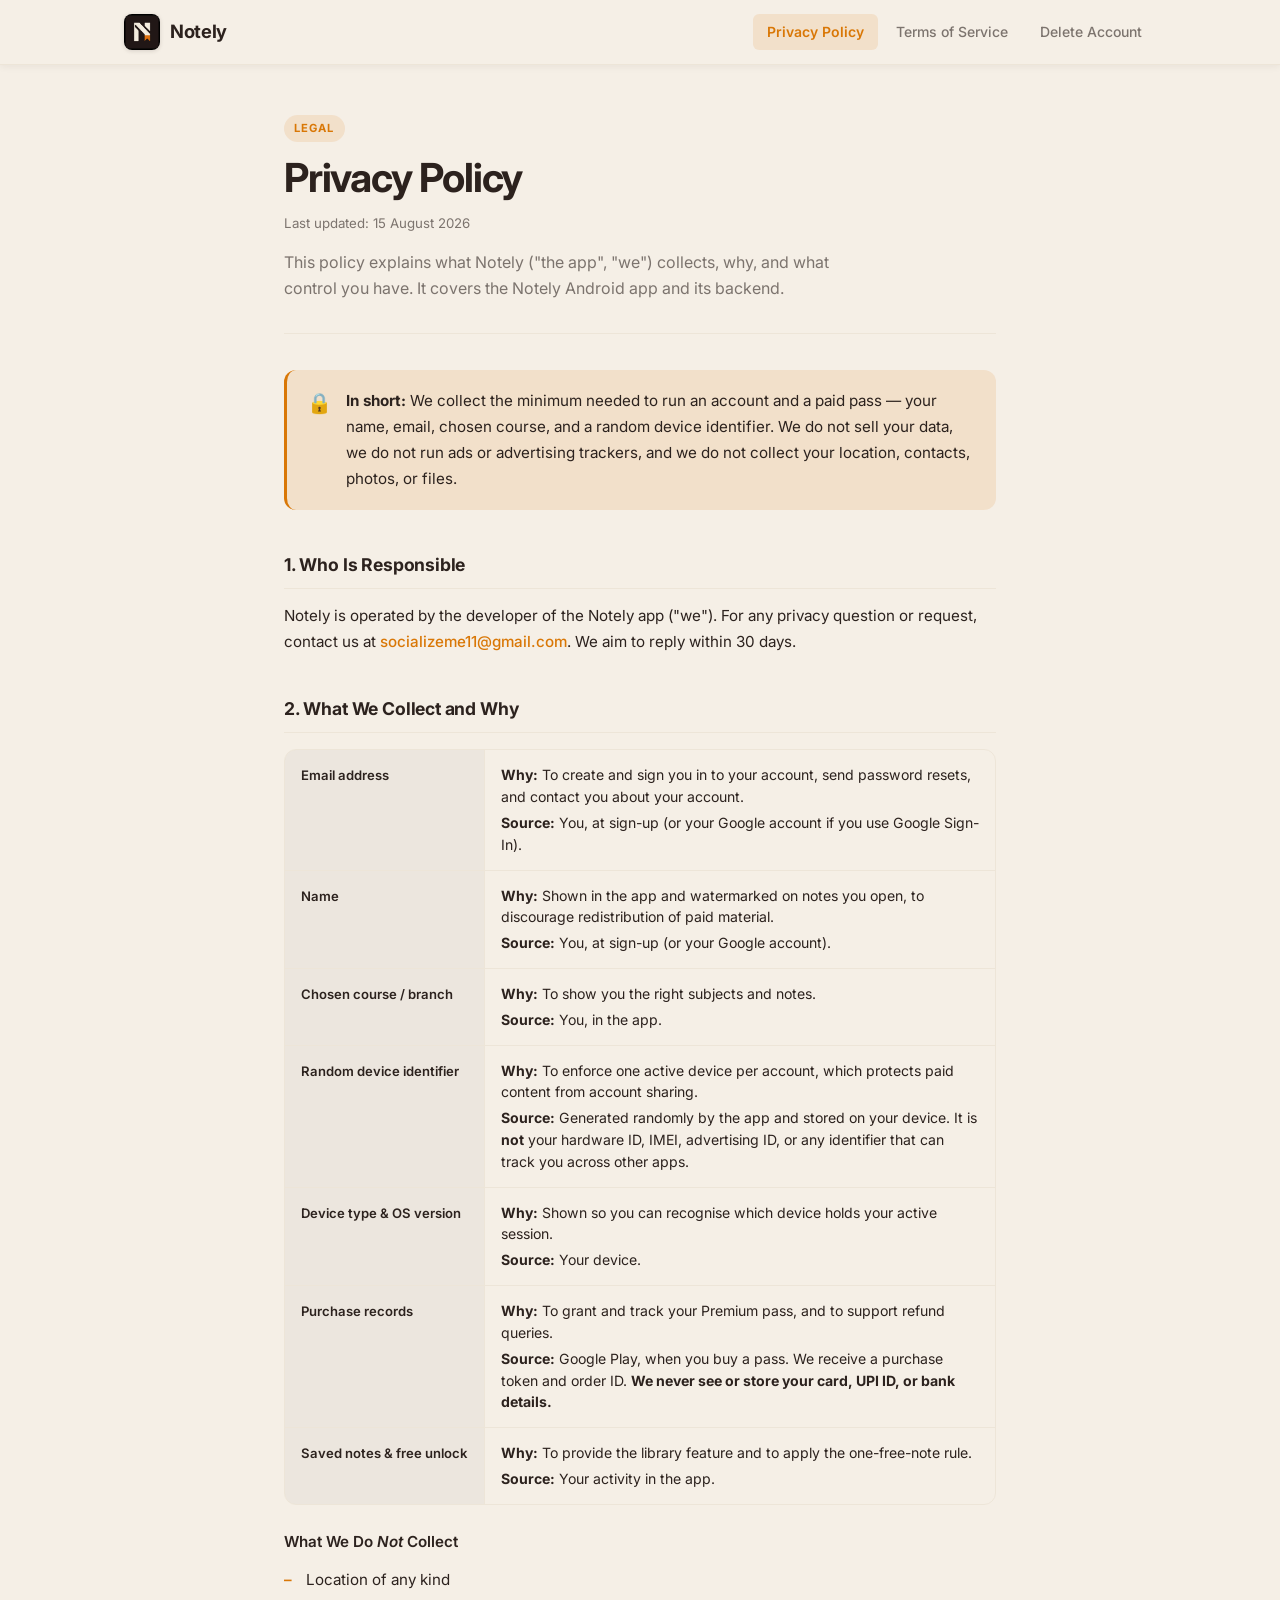
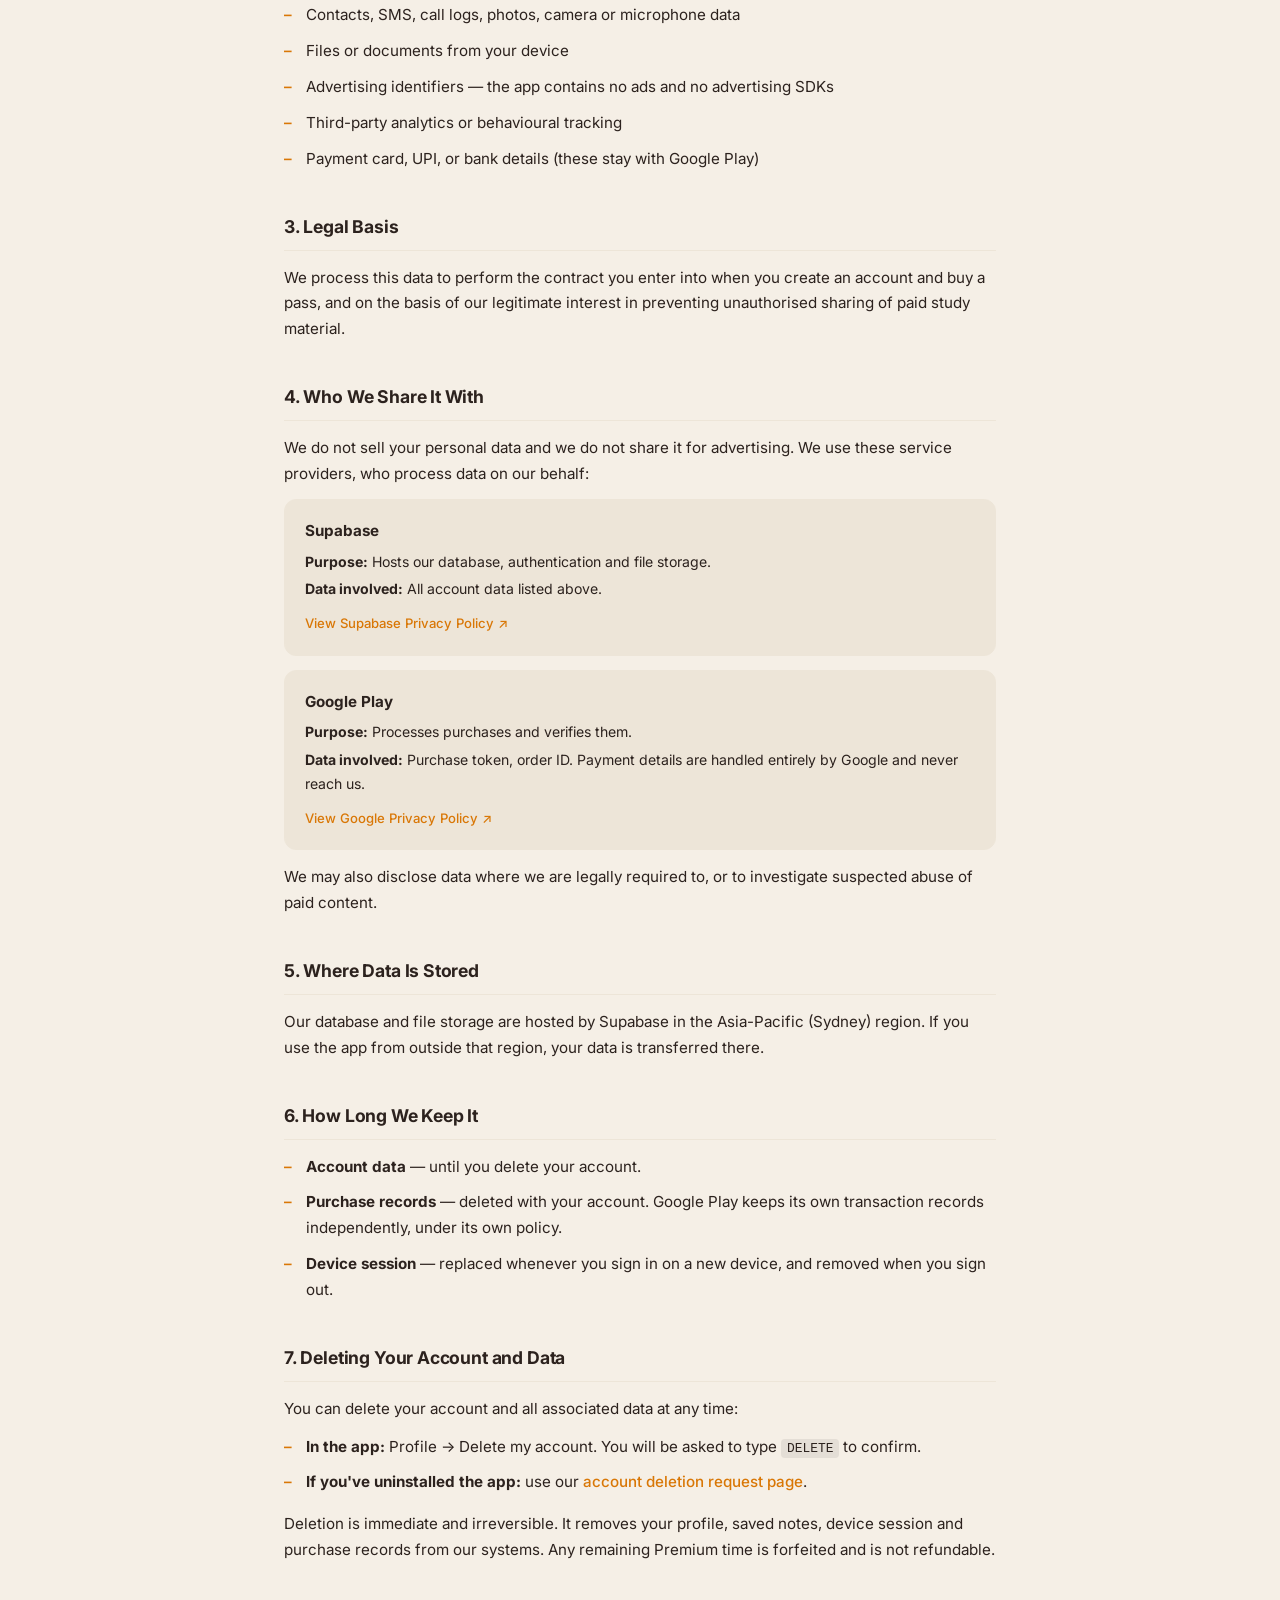
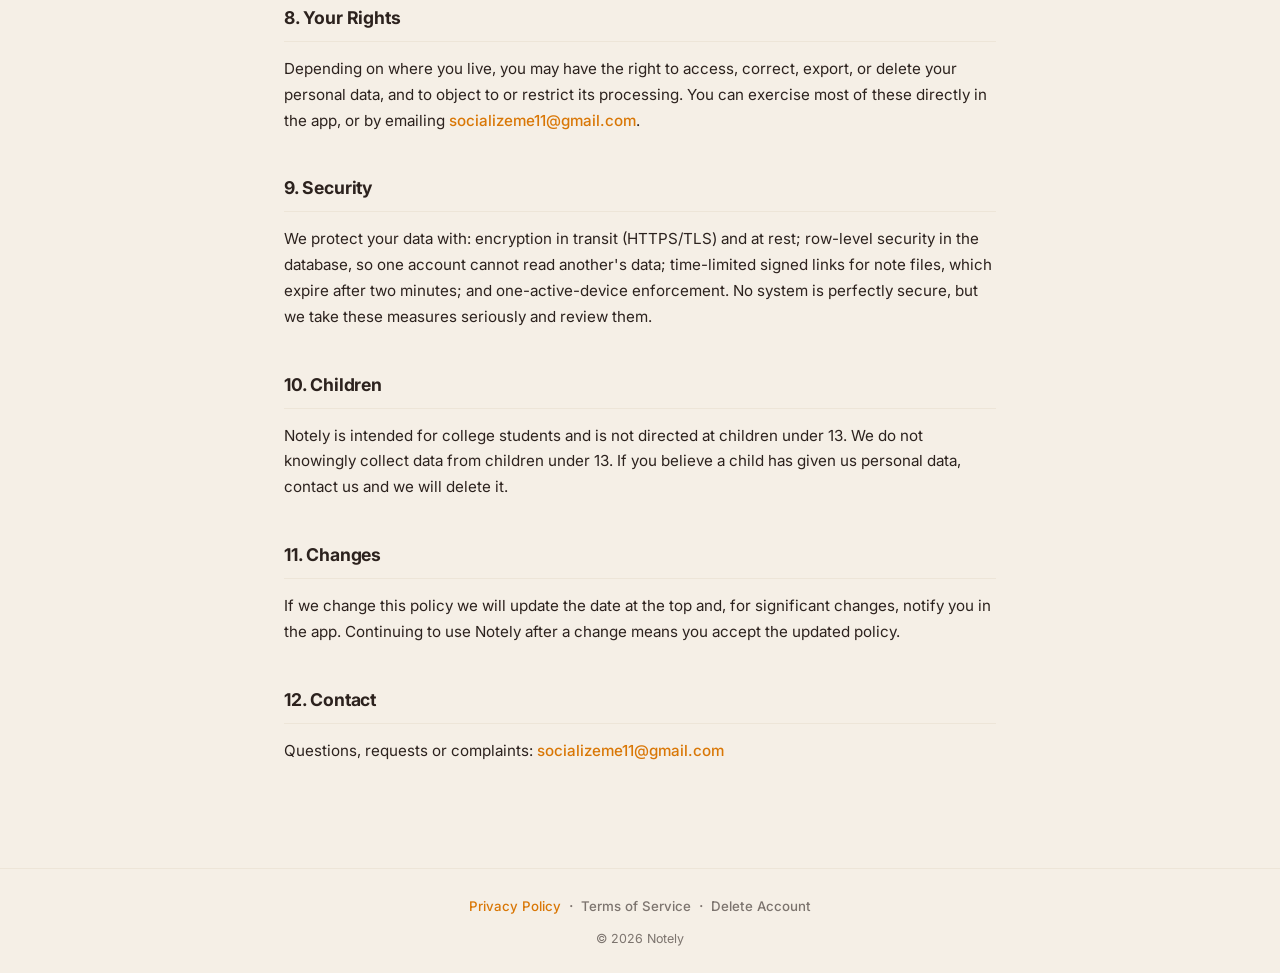
<file: notely static/index.html>
<!DOCTYPE html>
<html lang="en">
<head>
  <meta charset="UTF-8" />
  <meta name="viewport" content="width=device-width, initial-scale=1.0" />
  <title>Privacy Policy — Notely</title>
  <meta name="description" content="Notely's Privacy Policy — learn what we collect, why, and how you can control your data." />
  <link rel="preconnect" href="https://fonts.googleapis.com" />
  <link rel="preconnect" href="https://fonts.gstatic.com" crossorigin />
  <link href="https://fonts.googleapis.com/css2?family=Inter:wght@400;500;600;700&display=swap" rel="stylesheet" />
  <link rel="stylesheet" href="style.css" />
</head>
<body>
  <div class="page-wrapper">

    <!-- Brand bar -->
    <header class="brand-bar">
      <div class="brand-inner">
        <a href="index.html" class="brand-logo-link" aria-label="Notely home">
          <img src="notely logo.jpeg" alt="Notely logo" class="brand-logo" />
          <span class="brand-name">Notely</span>
        </a>
        <nav class="nav-links" aria-label="Legal pages">
          <a href="index.html" class="nav-link active" aria-current="page">Privacy Policy</a>
          <a href="terms.html" class="nav-link">Terms of Service</a>
          <a href="delete-account.html" class="nav-link">Delete Account</a>
        </nav>
        <button class="hamburger" id="menuToggle" aria-label="Toggle navigation" aria-expanded="false">
          <span></span><span></span><span></span>
        </button>
      </div>
      <nav class="mobile-nav" id="mobileNav" aria-label="Mobile legal pages">
        <a href="index.html" class="mobile-nav-link active">Privacy Policy</a>
        <a href="terms.html" class="mobile-nav-link">Terms of Service</a>
        <a href="delete-account.html" class="mobile-nav-link">Delete Account</a>
      </nav>
    </header>

    <main class="content">
      <div class="doc-header">
        <div class="doc-badge">Legal</div>
        <h1 class="doc-title">Privacy Policy</h1>
        <p class="doc-meta">Last updated: <time datetime="2026-08-15">15 August 2026</time></p>
        <p class="doc-intro">This policy explains what Notely ("the app", "we") collects, why, and what control you have. It covers the Notely Android app and its backend.</p>
      </div>

      <div class="highlight-box">
        <span class="highlight-icon">&#128274;</span>
        <p><strong>In short:</strong> We collect the minimum needed to run an account and a paid pass — your name, email, chosen course, and a random device identifier. We do not sell your data, we do not run ads or advertising trackers, and we do not collect your location, contacts, photos, or files.</p>
      </div>

      <section class="doc-section">
        <h2>1. Who Is Responsible</h2>
        <p>Notely is operated by the developer of the Notely app ("we"). For any privacy question or request, contact us at <a href="mailto:socializeme11@gmail.com">socializeme11@gmail.com</a>. We aim to reply within 30 days.</p>
      </section>

      <section class="doc-section">
        <h2>2. What We Collect and Why</h2>
        <div class="data-table">
          <div class="data-row">
            <div class="data-label">Email address</div>
            <div class="data-detail">
              <p><strong>Why:</strong> To create and sign you in to your account, send password resets, and contact you about your account.</p>
              <p><strong>Source:</strong> You, at sign-up (or your Google account if you use Google Sign-In).</p>
            </div>
          </div>
          <div class="data-row">
            <div class="data-label">Name</div>
            <div class="data-detail">
              <p><strong>Why:</strong> Shown in the app and watermarked on notes you open, to discourage redistribution of paid material.</p>
              <p><strong>Source:</strong> You, at sign-up (or your Google account).</p>
            </div>
          </div>
          <div class="data-row">
            <div class="data-label">Chosen course / branch</div>
            <div class="data-detail">
              <p><strong>Why:</strong> To show you the right subjects and notes.</p>
              <p><strong>Source:</strong> You, in the app.</p>
            </div>
          </div>
          <div class="data-row">
            <div class="data-label">Random device identifier</div>
            <div class="data-detail">
              <p><strong>Why:</strong> To enforce one active device per account, which protects paid content from account sharing.</p>
              <p><strong>Source:</strong> Generated randomly by the app and stored on your device. It is <strong>not</strong> your hardware ID, IMEI, advertising ID, or any identifier that can track you across other apps.</p>
            </div>
          </div>
          <div class="data-row">
            <div class="data-label">Device type &amp; OS version</div>
            <div class="data-detail">
              <p><strong>Why:</strong> Shown so you can recognise which device holds your active session.</p>
              <p><strong>Source:</strong> Your device.</p>
            </div>
          </div>
          <div class="data-row">
            <div class="data-label">Purchase records</div>
            <div class="data-detail">
              <p><strong>Why:</strong> To grant and track your Premium pass, and to support refund queries.</p>
              <p><strong>Source:</strong> Google Play, when you buy a pass. We receive a purchase token and order ID. <strong>We never see or store your card, UPI ID, or bank details.</strong></p>
            </div>
          </div>
          <div class="data-row">
            <div class="data-label">Saved notes &amp; free unlock</div>
            <div class="data-detail">
              <p><strong>Why:</strong> To provide the library feature and to apply the one-free-note rule.</p>
              <p><strong>Source:</strong> Your activity in the app.</p>
            </div>
          </div>
        </div>

        <h3 class="sub-heading">What We Do <em>Not</em> Collect</h3>
        <ul class="clean-list">
          <li>Location of any kind</li>
          <li>Contacts, SMS, call logs, photos, camera or microphone data</li>
          <li>Files or documents from your device</li>
          <li>Advertising identifiers — the app contains no ads and no advertising SDKs</li>
          <li>Third-party analytics or behavioural tracking</li>
          <li>Payment card, UPI, or bank details (these stay with Google Play)</li>
        </ul>
      </section>

      <section class="doc-section">
        <h2>3. Legal Basis</h2>
        <p>We process this data to perform the contract you enter into when you create an account and buy a pass, and on the basis of our legitimate interest in preventing unauthorised sharing of paid study material.</p>
      </section>

      <section class="doc-section">
        <h2>4. Who We Share It With</h2>
        <p>We do not sell your personal data and we do not share it for advertising. We use these service providers, who process data on our behalf:</p>
        <div class="provider-card">
          <div class="provider-name">Supabase</div>
          <p><strong>Purpose:</strong> Hosts our database, authentication and file storage.</p>
          <p><strong>Data involved:</strong> All account data listed above.</p>
          <a href="https://supabase.com/privacy" target="_blank" rel="noopener noreferrer" class="provider-link">View Supabase Privacy Policy &#8599;</a>
        </div>
        <div class="provider-card">
          <div class="provider-name">Google Play</div>
          <p><strong>Purpose:</strong> Processes purchases and verifies them.</p>
          <p><strong>Data involved:</strong> Purchase token, order ID. Payment details are handled entirely by Google and never reach us.</p>
          <a href="https://policies.google.com/privacy" target="_blank" rel="noopener noreferrer" class="provider-link">View Google Privacy Policy &#8599;</a>
        </div>
        <p>We may also disclose data where we are legally required to, or to investigate suspected abuse of paid content.</p>
      </section>

      <section class="doc-section">
        <h2>5. Where Data Is Stored</h2>
        <p>Our database and file storage are hosted by Supabase in the Asia-Pacific (Sydney) region. If you use the app from outside that region, your data is transferred there.</p>
      </section>

      <section class="doc-section">
        <h2>6. How Long We Keep It</h2>
        <ul class="clean-list">
          <li><strong>Account data</strong> — until you delete your account.</li>
          <li><strong>Purchase records</strong> — deleted with your account. Google Play keeps its own transaction records independently, under its own policy.</li>
          <li><strong>Device session</strong> — replaced whenever you sign in on a new device, and removed when you sign out.</li>
        </ul>
      </section>

      <section class="doc-section">
        <h2>7. Deleting Your Account and Data</h2>
        <p>You can delete your account and all associated data at any time:</p>
        <ul class="clean-list">
          <li><strong>In the app:</strong> Profile &#8594; Delete my account. You will be asked to type <code>DELETE</code> to confirm.</li>
          <li><strong>If you've uninstalled the app:</strong> use our <a href="delete-account.html">account deletion request page</a>.</li>
        </ul>
        <p>Deletion is immediate and irreversible. It removes your profile, saved notes, device session and purchase records from our systems. Any remaining Premium time is forfeited and is not refundable.</p>
      </section>

      <section class="doc-section">
        <h2>8. Your Rights</h2>
        <p>Depending on where you live, you may have the right to access, correct, export, or delete your personal data, and to object to or restrict its processing. You can exercise most of these directly in the app, or by emailing <a href="mailto:socializeme11@gmail.com">socializeme11@gmail.com</a>.</p>
      </section>

      <section class="doc-section">
        <h2>9. Security</h2>
        <p>We protect your data with: encryption in transit (HTTPS/TLS) and at rest; row-level security in the database, so one account cannot read another's data; time-limited signed links for note files, which expire after two minutes; and one-active-device enforcement. No system is perfectly secure, but we take these measures seriously and review them.</p>
      </section>

      <section class="doc-section">
        <h2>10. Children</h2>
        <p>Notely is intended for college students and is not directed at children under 13. We do not knowingly collect data from children under 13. If you believe a child has given us personal data, contact us and we will delete it.</p>
      </section>

      <section class="doc-section">
        <h2>11. Changes</h2>
        <p>If we change this policy we will update the date at the top and, for significant changes, notify you in the app. Continuing to use Notely after a change means you accept the updated policy.</p>
      </section>

      <section class="doc-section">
        <h2>12. Contact</h2>
        <p>Questions, requests or complaints: <a href="mailto:socializeme11@gmail.com">socializeme11@gmail.com</a></p>
      </section>
    </main>

    <footer class="page-footer">
      <div class="footer-nav">
        <a href="index.html" class="footer-link active">Privacy Policy</a>
        <span class="footer-sep">&middot;</span>
        <a href="terms.html" class="footer-link">Terms of Service</a>
        <span class="footer-sep">&middot;</span>
        <a href="delete-account.html" class="footer-link">Delete Account</a>
      </div>
      <p class="footer-copy">&copy; 2026 Notely</p>
    </footer>

  </div>
  <script src="nav.js"></script>
</body>
</html>
</file>
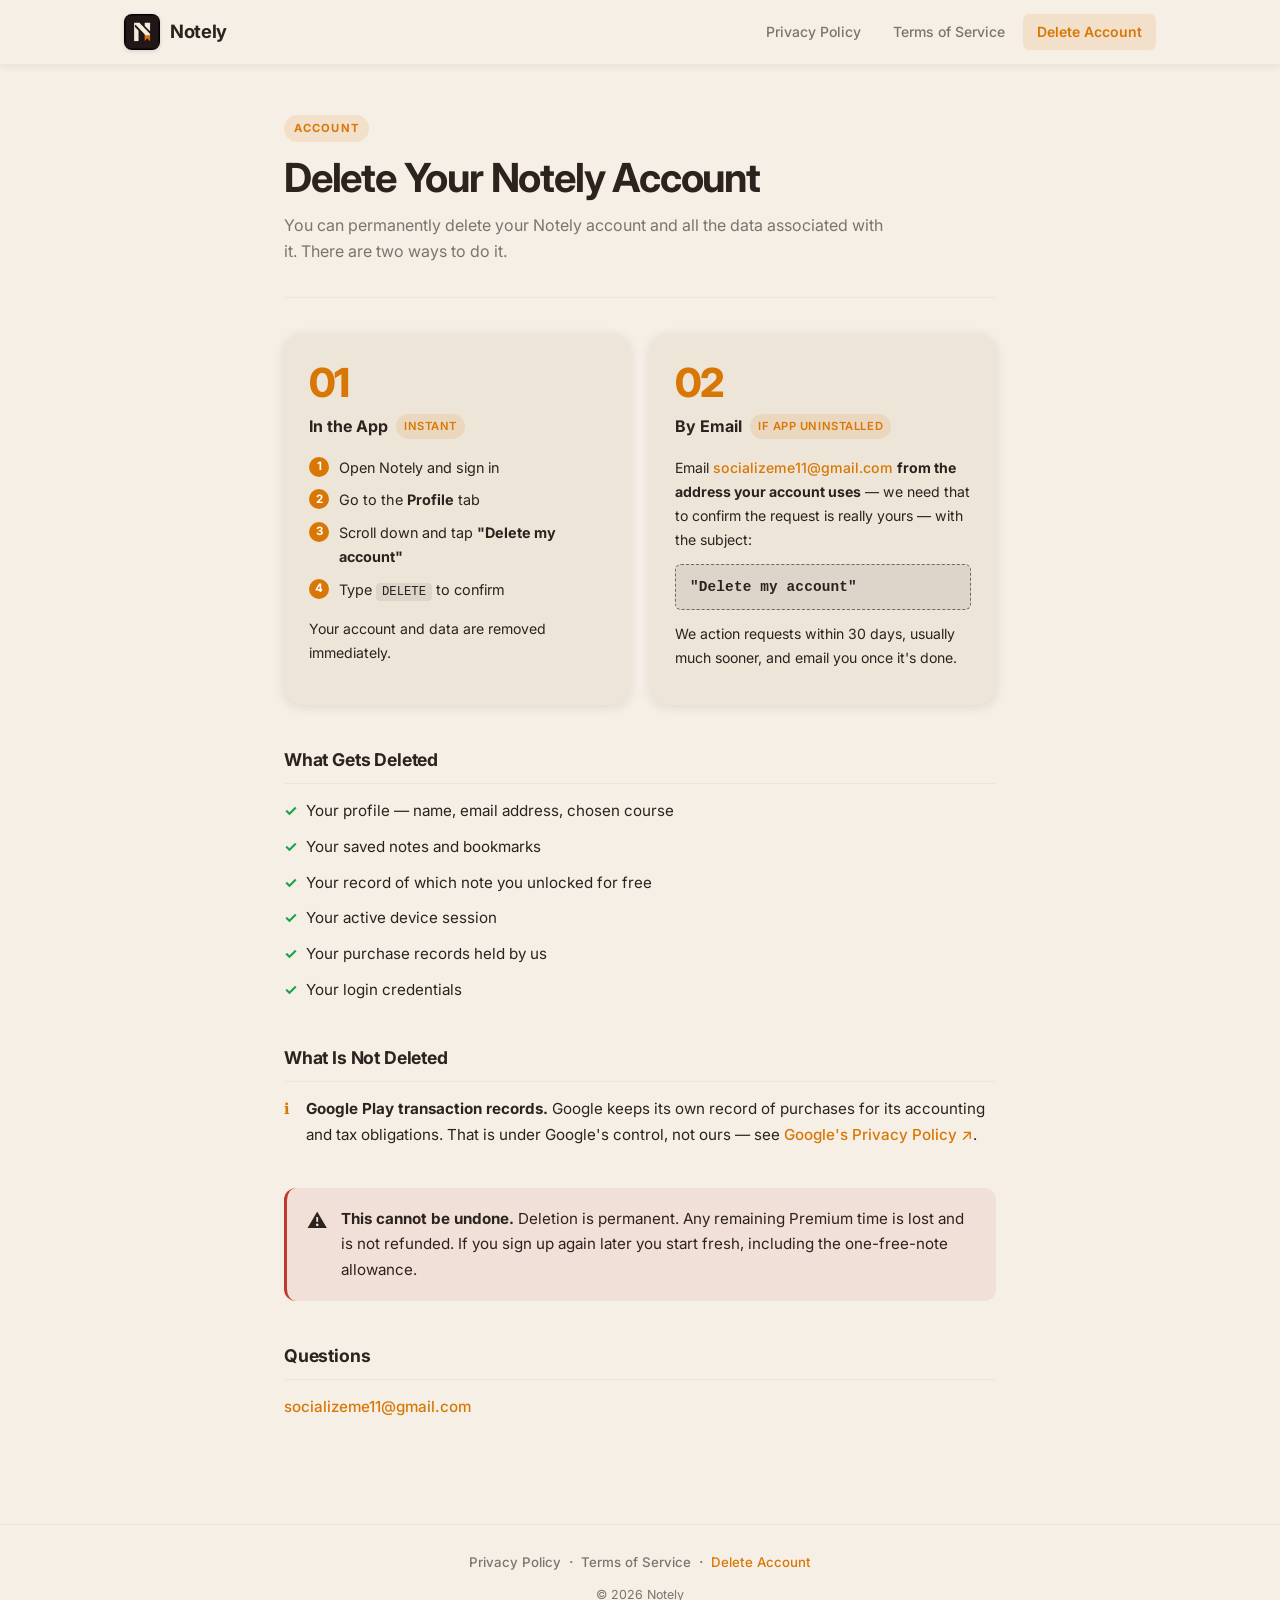
<file: notely static/delete-account.html>
<!DOCTYPE html>
<html lang="en">
<head>
  <meta charset="UTF-8" />
  <meta name="viewport" content="width=device-width, initial-scale=1.0" />
  <title>Delete Account — Notely</title>
  <meta name="description" content="How to permanently delete your Notely account and all associated data." />
  <link rel="preconnect" href="https://fonts.googleapis.com" />
  <link rel="preconnect" href="https://fonts.gstatic.com" crossorigin />
  <link href="https://fonts.googleapis.com/css2?family=Inter:wght@400;500;600;700&display=swap" rel="stylesheet" />
  <link rel="stylesheet" href="style.css" />
</head>
<body>
  <div class="page-wrapper">

    <header class="brand-bar">
      <div class="brand-inner">
        <a href="index.html" class="brand-logo-link" aria-label="Notely home">
          <img src="notely logo.jpeg" alt="Notely logo" class="brand-logo" />
          <span class="brand-name">Notely</span>
        </a>
        <nav class="nav-links" aria-label="Legal pages">
          <a href="index.html" class="nav-link">Privacy Policy</a>
          <a href="terms.html" class="nav-link">Terms of Service</a>
          <a href="delete-account.html" class="nav-link active" aria-current="page">Delete Account</a>
        </nav>
        <button class="hamburger" id="menuToggle" aria-label="Toggle navigation" aria-expanded="false">
          <span></span><span></span><span></span>
        </button>
      </div>
      <nav class="mobile-nav" id="mobileNav" aria-label="Mobile legal pages">
        <a href="index.html" class="mobile-nav-link">Privacy Policy</a>
        <a href="terms.html" class="mobile-nav-link">Terms of Service</a>
        <a href="delete-account.html" class="mobile-nav-link active">Delete Account</a>
      </nav>
    </header>

    <main class="content">
      <div class="doc-header">
        <div class="doc-badge">Account</div>
        <h1 class="doc-title">Delete Your Notely Account</h1>
        <p class="doc-intro">You can permanently delete your Notely account and all the data associated with it. There are two ways to do it.</p>
      </div>

      <div class="method-grid">

        <!-- Option 1 -->
        <div class="method-card">
          <div class="method-number">01</div>
          <h2 class="method-title">In the App <span class="method-tag">Instant</span></h2>
          <ol class="steps-list">
            <li>Open Notely and sign in</li>
            <li>Go to the <strong>Profile</strong> tab</li>
            <li>Scroll down and tap <strong>"Delete my account"</strong></li>
            <li>Type <code>DELETE</code> to confirm</li>
          </ol>
          <p class="method-note">Your account and data are removed immediately.</p>
        </div>

        <!-- Option 2 -->
        <div class="method-card">
          <div class="method-number">02</div>
          <h2 class="method-title">By Email <span class="method-tag">If app uninstalled</span></h2>
          <p>Email <a href="mailto:socializeme11@gmail.com">socializeme11@gmail.com</a> <strong>from the address your account uses</strong> — we need that to confirm the request is really yours — with the subject:</p>
          <div class="email-subject">"Delete my account"</div>
          <p class="method-note">We action requests within 30 days, usually much sooner, and email you once it's done.</p>
        </div>

      </div>

      <section class="doc-section">
        <h2>What Gets Deleted</h2>
        <ul class="clean-list check-list">
          <li>Your profile — name, email address, chosen course</li>
          <li>Your saved notes and bookmarks</li>
          <li>Your record of which note you unlocked for free</li>
          <li>Your active device session</li>
          <li>Your purchase records held by us</li>
          <li>Your login credentials</li>
        </ul>
      </section>

      <section class="doc-section">
        <h2>What Is Not Deleted</h2>
        <ul class="clean-list info-list">
          <li><strong>Google Play transaction records.</strong> Google keeps its own record of purchases for its accounting and tax obligations. That is under Google's control, not ours — see <a href="https://policies.google.com/privacy" target="_blank" rel="noopener noreferrer">Google's Privacy Policy &#8599;</a>.</li>
        </ul>
      </section>

      <div class="highlight-box warning-box">
        <span class="highlight-icon">&#9888;&#65039;</span>
        <div>
          <p><strong>This cannot be undone.</strong> Deletion is permanent. Any remaining Premium time is lost and is not refunded. If you sign up again later you start fresh, including the one-free-note allowance.</p>
        </div>
      </div>

      <section class="doc-section">
        <h2>Questions</h2>
        <p><a href="mailto:socializeme11@gmail.com">socializeme11@gmail.com</a></p>
      </section>
    </main>

    <footer class="page-footer">
      <div class="footer-nav">
        <a href="index.html" class="footer-link">Privacy Policy</a>
        <span class="footer-sep">&middot;</span>
        <a href="terms.html" class="footer-link">Terms of Service</a>
        <span class="footer-sep">&middot;</span>
        <a href="delete-account.html" class="footer-link active">Delete Account</a>
      </div>
      <p class="footer-copy">&copy; 2026 Notely</p>
    </footer>

  </div>
  <script src="nav.js"></script>
</body>
</html>
</file>
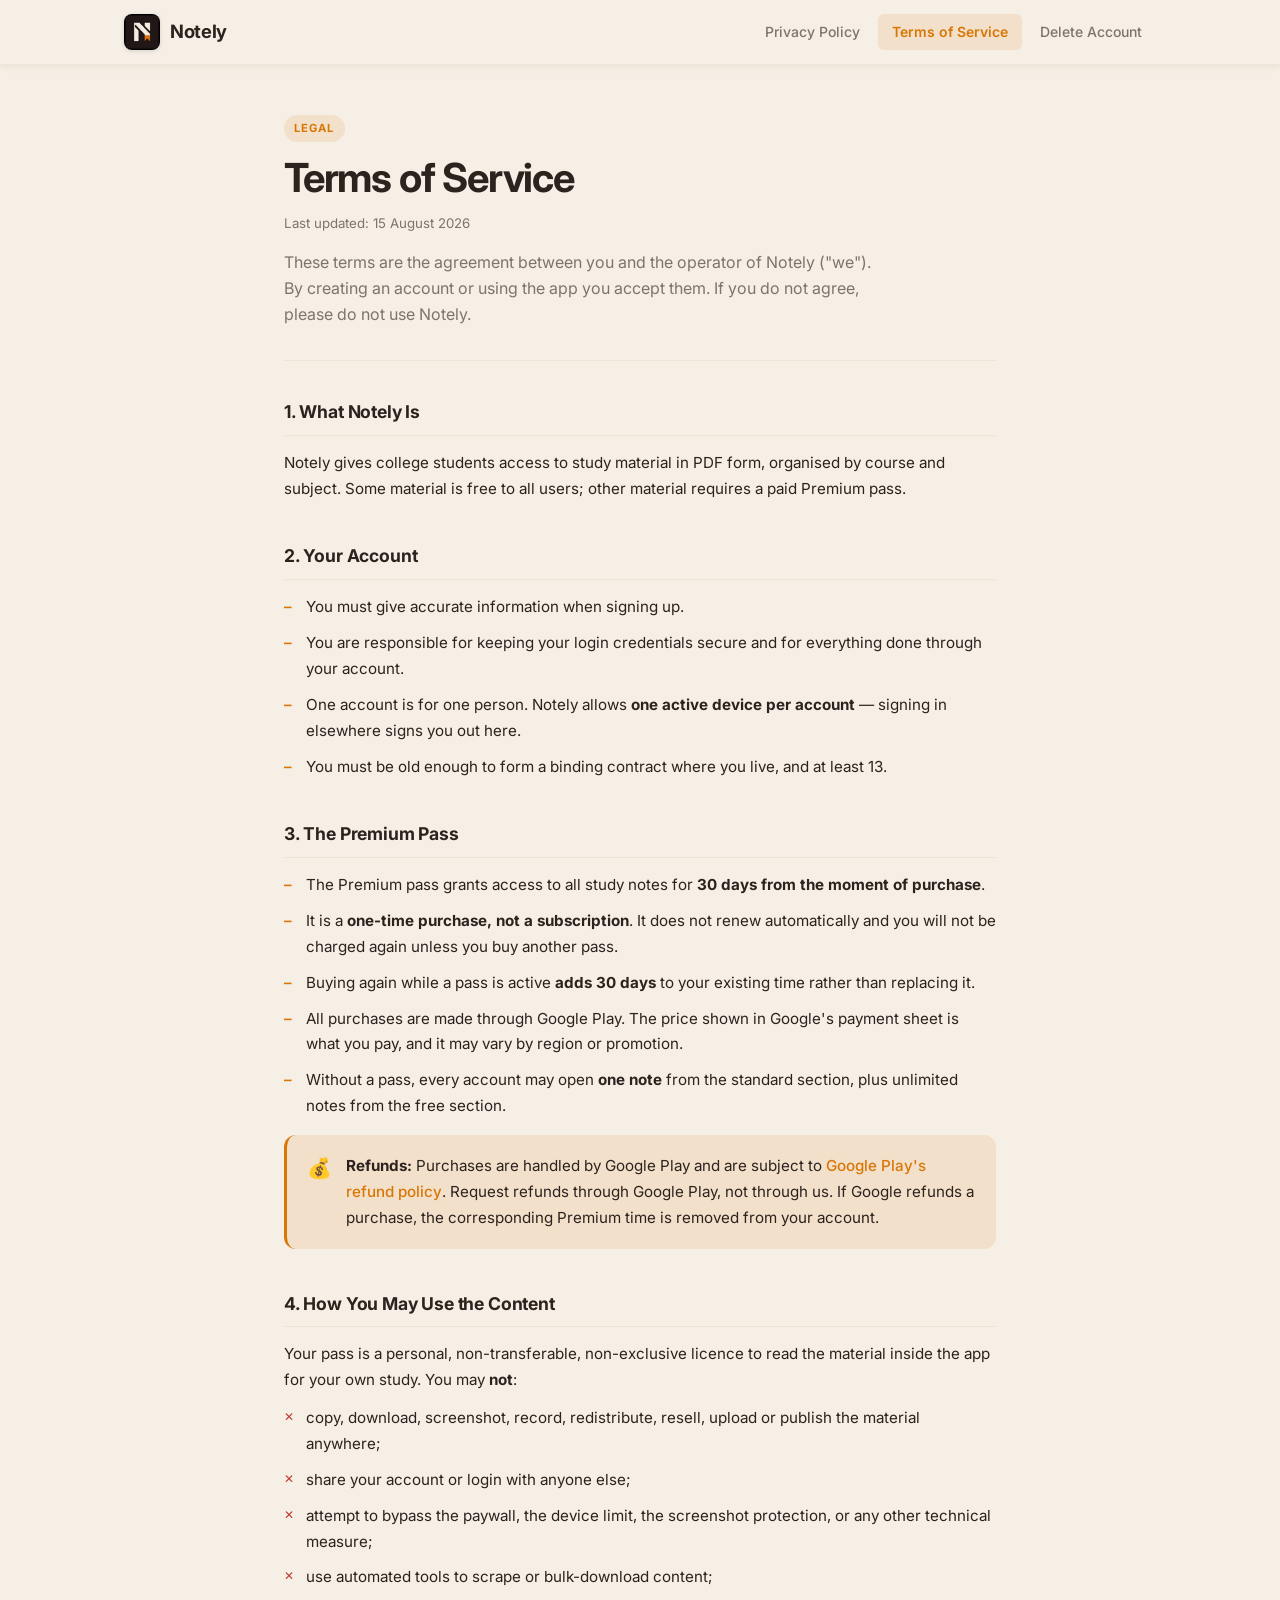
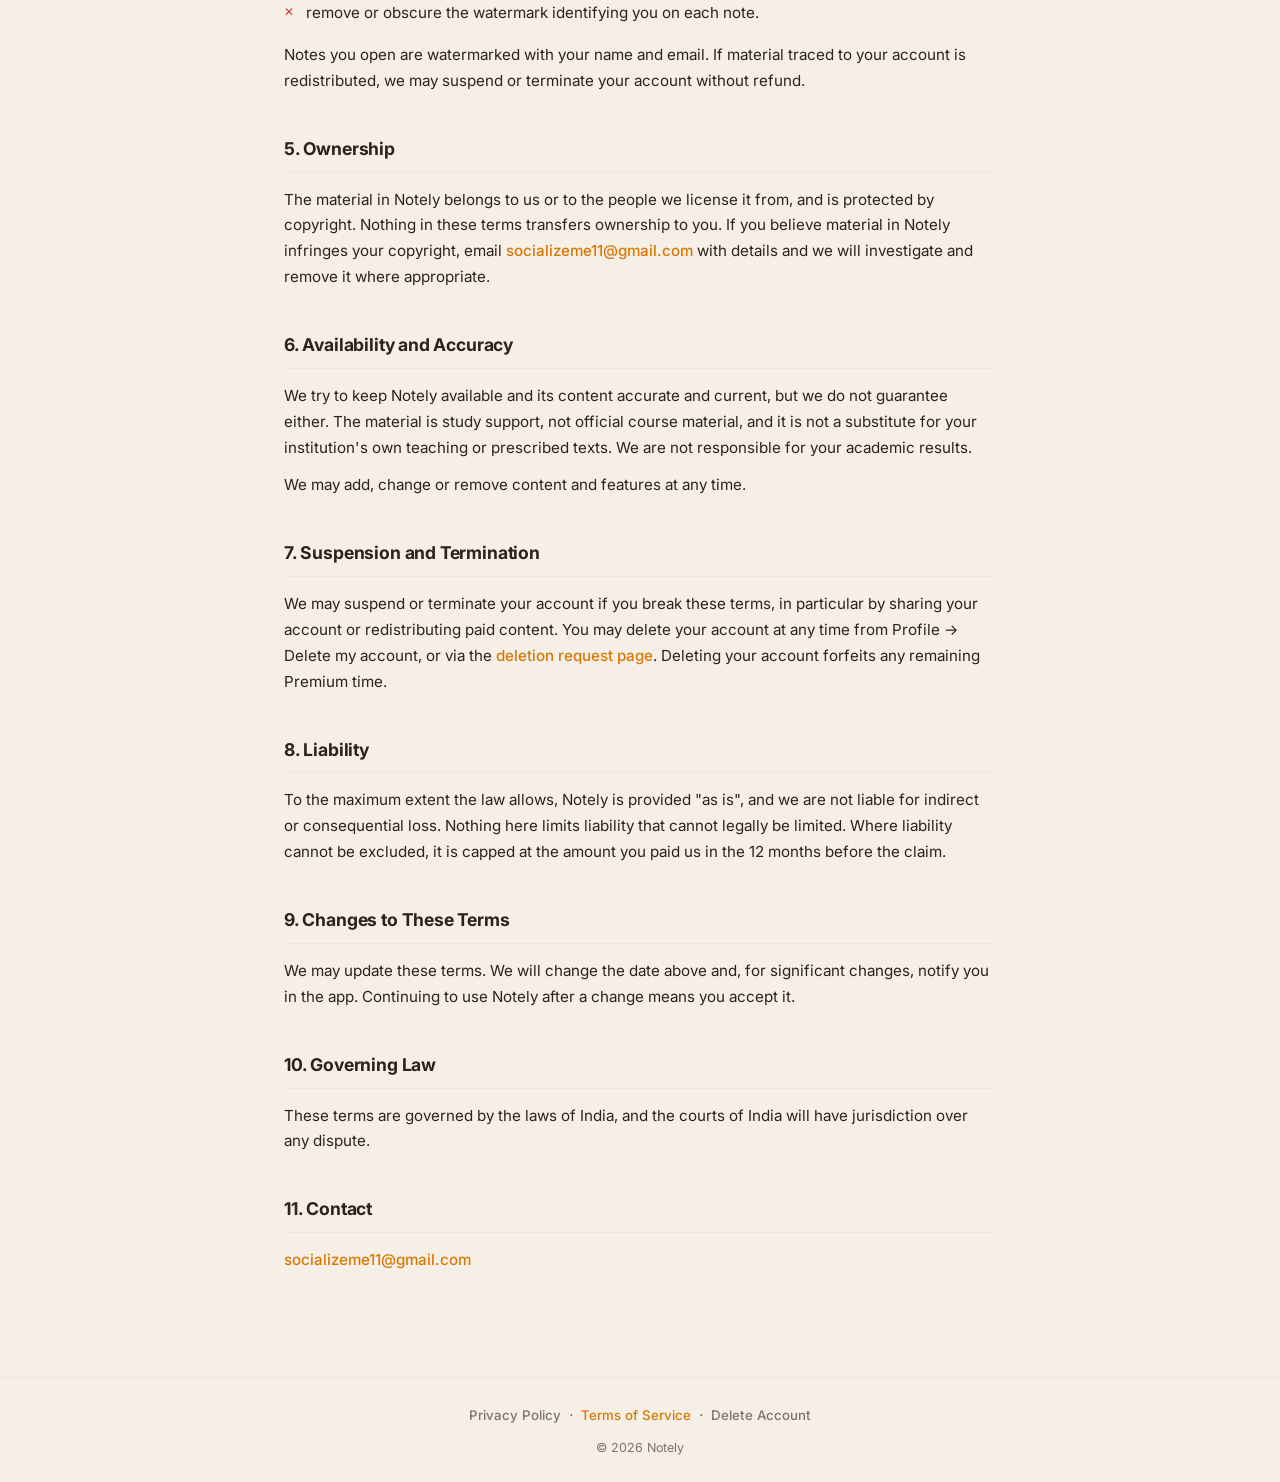
<file: notely static/terms.html>
<!DOCTYPE html>
<html lang="en">
<head>
  <meta charset="UTF-8" />
  <meta name="viewport" content="width=device-width, initial-scale=1.0" />
  <title>Terms of Service — Notely</title>
  <meta name="description" content="Notely's Terms of Service — the agreement between you and Notely when you use the app." />
  <link rel="preconnect" href="https://fonts.googleapis.com" />
  <link rel="preconnect" href="https://fonts.gstatic.com" crossorigin />
  <link href="https://fonts.googleapis.com/css2?family=Inter:wght@400;500;600;700&display=swap" rel="stylesheet" />
  <link rel="stylesheet" href="style.css" />
</head>
<body>
  <div class="page-wrapper">

    <header class="brand-bar">
      <div class="brand-inner">
        <a href="index.html" class="brand-logo-link" aria-label="Notely home">
          <img src="notely logo.jpeg" alt="Notely logo" class="brand-logo" />
          <span class="brand-name">Notely</span>
        </a>
        <nav class="nav-links" aria-label="Legal pages">
          <a href="index.html" class="nav-link">Privacy Policy</a>
          <a href="terms.html" class="nav-link active" aria-current="page">Terms of Service</a>
          <a href="delete-account.html" class="nav-link">Delete Account</a>
        </nav>
        <button class="hamburger" id="menuToggle" aria-label="Toggle navigation" aria-expanded="false">
          <span></span><span></span><span></span>
        </button>
      </div>
      <nav class="mobile-nav" id="mobileNav" aria-label="Mobile legal pages">
        <a href="index.html" class="mobile-nav-link">Privacy Policy</a>
        <a href="terms.html" class="mobile-nav-link active">Terms of Service</a>
        <a href="delete-account.html" class="mobile-nav-link">Delete Account</a>
      </nav>
    </header>

    <main class="content">
      <div class="doc-header">
        <div class="doc-badge">Legal</div>
        <h1 class="doc-title">Terms of Service</h1>
        <p class="doc-meta">Last updated: <time datetime="2026-08-15">15 August 2026</time></p>
        <p class="doc-intro">These terms are the agreement between you and the operator of Notely ("we"). By creating an account or using the app you accept them. If you do not agree, please do not use Notely.</p>
      </div>

      <section class="doc-section">
        <h2>1. What Notely Is</h2>
        <p>Notely gives college students access to study material in PDF form, organised by course and subject. Some material is free to all users; other material requires a paid Premium pass.</p>
      </section>

      <section class="doc-section">
        <h2>2. Your Account</h2>
        <ul class="clean-list">
          <li>You must give accurate information when signing up.</li>
          <li>You are responsible for keeping your login credentials secure and for everything done through your account.</li>
          <li>One account is for one person. Notely allows <strong>one active device per account</strong> — signing in elsewhere signs you out here.</li>
          <li>You must be old enough to form a binding contract where you live, and at least 13.</li>
        </ul>
      </section>

      <section class="doc-section">
        <h2>3. The Premium Pass</h2>
        <ul class="clean-list">
          <li>The Premium pass grants access to all study notes for <strong>30 days from the moment of purchase</strong>.</li>
          <li>It is a <strong>one-time purchase, not a subscription</strong>. It does not renew automatically and you will not be charged again unless you buy another pass.</li>
          <li>Buying again while a pass is active <strong>adds 30 days</strong> to your existing time rather than replacing it.</li>
          <li>All purchases are made through Google Play. The price shown in Google's payment sheet is what you pay, and it may vary by region or promotion.</li>
          <li>Without a pass, every account may open <strong>one note</strong> from the standard section, plus unlimited notes from the free section.</li>
        </ul>

        <div class="highlight-box">
          <span class="highlight-icon">&#128176;</span>
          <p><strong>Refunds:</strong> Purchases are handled by Google Play and are subject to <a href="https://support.google.com/googleplay/answer/2479637" target="_blank" rel="noopener noreferrer">Google Play's refund policy</a>. Request refunds through Google Play, not through us. If Google refunds a purchase, the corresponding Premium time is removed from your account.</p>
        </div>
      </section>

      <section class="doc-section">
        <h2>4. How You May Use the Content</h2>
        <p>Your pass is a personal, non-transferable, non-exclusive licence to read the material inside the app for your own study. You may <strong>not</strong>:</p>
        <ul class="clean-list restricted">
          <li>copy, download, screenshot, record, redistribute, resell, upload or publish the material anywhere;</li>
          <li>share your account or login with anyone else;</li>
          <li>attempt to bypass the paywall, the device limit, the screenshot protection, or any other technical measure;</li>
          <li>use automated tools to scrape or bulk-download content;</li>
          <li>remove or obscure the watermark identifying you on each note.</li>
        </ul>
        <p>Notes you open are watermarked with your name and email. If material traced to your account is redistributed, we may suspend or terminate your account without refund.</p>
      </section>

      <section class="doc-section">
        <h2>5. Ownership</h2>
        <p>The material in Notely belongs to us or to the people we license it from, and is protected by copyright. Nothing in these terms transfers ownership to you. If you believe material in Notely infringes your copyright, email <a href="mailto:socializeme11@gmail.com">socializeme11@gmail.com</a> with details and we will investigate and remove it where appropriate.</p>
      </section>

      <section class="doc-section">
        <h2>6. Availability and Accuracy</h2>
        <p>We try to keep Notely available and its content accurate and current, but we do not guarantee either. The material is study support, not official course material, and it is not a substitute for your institution's own teaching or prescribed texts. We are not responsible for your academic results.</p>
        <p>We may add, change or remove content and features at any time.</p>
      </section>

      <section class="doc-section">
        <h2>7. Suspension and Termination</h2>
        <p>We may suspend or terminate your account if you break these terms, in particular by sharing your account or redistributing paid content. You may delete your account at any time from Profile &#8594; Delete my account, or via the <a href="delete-account.html">deletion request page</a>. Deleting your account forfeits any remaining Premium time.</p>
      </section>

      <section class="doc-section">
        <h2>8. Liability</h2>
        <p>To the maximum extent the law allows, Notely is provided "as is", and we are not liable for indirect or consequential loss. Nothing here limits liability that cannot legally be limited. Where liability cannot be excluded, it is capped at the amount you paid us in the 12 months before the claim.</p>
      </section>

      <section class="doc-section">
        <h2>9. Changes to These Terms</h2>
        <p>We may update these terms. We will change the date above and, for significant changes, notify you in the app. Continuing to use Notely after a change means you accept it.</p>
      </section>

      <section class="doc-section">
        <h2>10. Governing Law</h2>
        <p>These terms are governed by the laws of India, and the courts of India will have jurisdiction over any dispute.</p>
      </section>

      <section class="doc-section">
        <h2>11. Contact</h2>
        <p><a href="mailto:socializeme11@gmail.com">socializeme11@gmail.com</a></p>
      </section>
    </main>

    <footer class="page-footer">
      <div class="footer-nav">
        <a href="index.html" class="footer-link">Privacy Policy</a>
        <span class="footer-sep">&middot;</span>
        <a href="terms.html" class="footer-link active">Terms of Service</a>
        <span class="footer-sep">&middot;</span>
        <a href="delete-account.html" class="footer-link">Delete Account</a>
      </div>
      <p class="footer-copy">&copy; 2026 Notely</p>
    </footer>

  </div>
  <script src="nav.js"></script>
</body>
</html>
</file>
<file: notely static/style.css>
/* ============================================================
   NOTELY LEGAL SITE — style.css
   Palette: Cream Linen #F5EFE6 · Dark Espresso #2C221E · Cinnamon Amber #D97706
   ============================================================ */

/* ── Tokens ─────────────────────────────────────────────────── */
:root {
  --cream:       #F5EFE6;
  --cream-alt:   #EDE5D8;
  --espresso:    #2C221E;
  --espresso-60: rgba(44, 34, 30, 0.60);
  --espresso-10: rgba(44, 34, 30, 0.08);
  --amber:       #D97706;
  --amber-light: #F59E0B;
  --amber-10:    rgba(217, 119, 6, 0.12);

  --radius-sm:   6px;
  --radius-md:   12px;
  --radius-lg:   18px;

  --shadow-card: 0 2px 12px rgba(44, 34, 30, 0.10);

  --font: 'Inter', system-ui, -apple-system, sans-serif;
  --max-w: 760px;
}

/* ── Reset ───────────────────────────────────────────────────── */
*, *::before, *::after { box-sizing: border-box; margin: 0; padding: 0; }

html { scroll-behavior: smooth; }

body {
  font-family: var(--font);
  background: var(--cream);
  color: var(--espresso);
  font-size: 16px;
  line-height: 1.7;
  -webkit-font-smoothing: antialiased;
}

/* ── Page wrapper ────────────────────────────────────────────── */
.page-wrapper {
  min-height: 100vh;
  display: flex;
  flex-direction: column;
}

/* ── Brand Bar ───────────────────────────────────────────────── */
.brand-bar {
  position: sticky;
  top: 0;
  z-index: 100;
  background: var(--cream);
  border-bottom: 1.5px solid var(--cream-alt);
  box-shadow: 0 1px 8px rgba(44, 34, 30, 0.07);
}

.brand-inner {
  max-width: 1080px;
  margin: 0 auto;
  padding: 0 24px;
  height: 64px;
  display: flex;
  align-items: center;
  gap: 32px;
}

.brand-logo-link {
  display: flex;
  align-items: center;
  gap: 10px;
  text-decoration: none;
  flex-shrink: 0;
}

.brand-logo {
  width: 36px;
  height: 36px;
  border-radius: 8px;
  object-fit: cover;
  box-shadow: 0 1px 4px rgba(44,34,30,0.15);
}

.brand-name {
  font-size: 1.15rem;
  font-weight: 700;
  color: var(--espresso);
  letter-spacing: -0.02em;
}

/* Desktop nav */
.nav-links {
  display: flex;
  align-items: center;
  gap: 4px;
  margin-left: auto;
}

.nav-link {
  text-decoration: none;
  font-size: 0.875rem;
  font-weight: 500;
  color: var(--espresso-60);
  padding: 6px 14px;
  border-radius: var(--radius-sm);
  transition: color 0.18s ease, background 0.18s ease;
}

.nav-link:hover {
  color: var(--espresso);
  background: var(--espresso-10);
}

.nav-link.active {
  color: var(--amber);
  background: var(--amber-10);
  font-weight: 600;
}

/* Hamburger */
.hamburger {
  display: none;
  flex-direction: column;
  justify-content: center;
  gap: 5px;
  width: 36px;
  height: 36px;
  background: none;
  border: none;
  cursor: pointer;
  padding: 4px;
  margin-left: auto;
}
.hamburger span {
  display: block;
  height: 2px;
  background: var(--espresso);
  border-radius: 2px;
  transition: transform 0.25s ease, opacity 0.25s ease;
}

/* Mobile nav dropdown */
.mobile-nav {
  display: none;
  flex-direction: column;
  padding: 8px 16px 16px;
  gap: 2px;
  border-top: 1px solid var(--cream-alt);
  background: var(--cream);
}
.mobile-nav.open { display: flex; }

.mobile-nav-link {
  text-decoration: none;
  font-size: 0.9rem;
  font-weight: 500;
  color: var(--espresso-60);
  padding: 10px 12px;
  border-radius: var(--radius-sm);
  transition: color 0.18s ease, background 0.18s ease;
}
.mobile-nav-link:hover {
  color: var(--espresso);
  background: var(--espresso-10);
}
.mobile-nav-link.active {
  color: var(--amber);
  background: var(--amber-10);
  font-weight: 600;
}

/* ── Main Content ────────────────────────────────────────────── */
.content {
  flex: 1;
  max-width: var(--max-w);
  width: 100%;
  margin: 0 auto;
  padding: 48px 24px 64px;
}

/* ── Doc Header ──────────────────────────────────────────────── */
.doc-header {
  margin-bottom: 36px;
  padding-bottom: 32px;
  border-bottom: 1.5px solid var(--cream-alt);
}

.doc-badge {
  display: inline-block;
  font-size: 0.7rem;
  font-weight: 700;
  letter-spacing: 0.1em;
  text-transform: uppercase;
  color: var(--amber);
  background: var(--amber-10);
  padding: 4px 10px;
  border-radius: 100px;
  margin-bottom: 12px;
}

.doc-title {
  font-size: clamp(1.75rem, 4vw, 2.5rem);
  font-weight: 700;
  color: var(--espresso);
  letter-spacing: -0.03em;
  line-height: 1.2;
  margin-bottom: 10px;
}

.doc-meta {
  font-size: 0.83rem;
  color: var(--espresso-60);
  margin-bottom: 14px;
}

.doc-intro {
  font-size: 1rem;
  color: var(--espresso-60);
  max-width: 600px;
  line-height: 1.65;
}

/* ── Highlight box ───────────────────────────────────────────── */
.highlight-box {
  display: flex;
  gap: 14px;
  align-items: flex-start;
  background: var(--amber-10);
  border-left: 3px solid var(--amber);
  border-radius: var(--radius-md);
  padding: 18px 20px;
  margin-bottom: 40px;
}

.highlight-box p { margin: 0; font-size: 0.95rem; }
.highlight-box a { color: var(--amber); }

.highlight-icon {
  font-size: 1.25rem;
  flex-shrink: 0;
  line-height: 1.5;
}

.warning-box {
  border-left-color: #C0392B;
  background: rgba(192, 57, 43, 0.08);
}

/* ── Doc Section ─────────────────────────────────────────────── */
.doc-section {
  margin-bottom: 40px;
  animation: fadeUp 0.4s ease both;
}

@keyframes fadeUp {
  from { opacity: 0; transform: translateY(10px); }
  to   { opacity: 1; transform: translateY(0); }
}

.doc-section h2 {
  font-size: 1.1rem;
  font-weight: 700;
  color: var(--espresso);
  margin-bottom: 14px;
  padding-bottom: 8px;
  border-bottom: 1px solid var(--cream-alt);
  letter-spacing: -0.01em;
}

.doc-section p {
  font-size: 0.95rem;
  color: var(--espresso);
  margin-bottom: 12px;
}

.doc-section p:last-child { margin-bottom: 0; }

.doc-section a {
  color: var(--amber);
  text-decoration: none;
  font-weight: 500;
  transition: opacity 0.15s;
}
.doc-section a:hover { opacity: 0.75; text-decoration: underline; }

code {
  font-family: 'SF Mono', 'Fira Code', 'Consolas', monospace;
  font-size: 0.85em;
  background: var(--espresso-10);
  padding: 2px 6px;
  border-radius: 4px;
  color: var(--espresso);
}

.sub-heading {
  font-size: 0.95rem;
  font-weight: 600;
  color: var(--espresso);
  margin: 24px 0 12px;
}

/* ── Clean list ──────────────────────────────────────────────── */
.clean-list {
  list-style: none;
  display: flex;
  flex-direction: column;
  gap: 10px;
  padding: 0;
  margin-bottom: 16px;
}

.clean-list li {
  font-size: 0.95rem;
  color: var(--espresso);
  padding-left: 22px;
  position: relative;
}

.clean-list li::before {
  content: "–";
  position: absolute;
  left: 0;
  color: var(--amber);
  font-weight: 600;
}

.clean-list.restricted li::before {
  content: "✕";
  font-size: 0.75rem;
  top: 2px;
  color: #C0392B;
}

.clean-list.check-list li::before {
  content: "✓";
  color: #16A34A;
  font-weight: 700;
}

.clean-list.info-list li::before {
  content: "ℹ";
  color: var(--amber);
}

/* ── Data table ──────────────────────────────────────────────── */
.data-table {
  border: 1.5px solid var(--cream-alt);
  border-radius: var(--radius-md);
  overflow: hidden;
  margin: 16px 0 24px;
}

.data-row {
  display: grid;
  grid-template-columns: 200px 1fr;
  border-bottom: 1px solid var(--cream-alt);
  transition: background 0.15s;
}
.data-row:last-child { border-bottom: none; }
.data-row:hover { background: var(--espresso-10); }

.data-label {
  padding: 14px 16px;
  font-size: 0.82rem;
  font-weight: 600;
  color: var(--espresso);
  background: rgba(44,34,30,0.04);
  border-right: 1px solid var(--cream-alt);
  display: flex;
  align-items: flex-start;
}

.data-detail {
  padding: 14px 16px;
  display: flex;
  flex-direction: column;
  gap: 4px;
}
.data-detail p {
  font-size: 0.88rem;
  margin: 0;
  line-height: 1.55;
}

/* ── Provider card ───────────────────────────────────────────── */
.provider-card {
  background: var(--cream-alt);
  border-radius: var(--radius-md);
  padding: 18px 20px;
  margin-bottom: 14px;
  border: 1.5px solid var(--cream-alt);
  transition: box-shadow 0.2s;
}
.provider-card:hover { box-shadow: var(--shadow-card); }

.provider-name {
  font-weight: 700;
  font-size: 0.95rem;
  color: var(--espresso);
  margin-bottom: 6px;
}
.provider-card p { font-size: 0.88rem; margin-bottom: 4px; color: var(--espresso); }
.provider-card p:last-of-type { margin-bottom: 8px; }

.provider-link {
  display: inline-block;
  font-size: 0.82rem;
  font-weight: 600;
  color: var(--amber);
  text-decoration: none;
  transition: opacity 0.15s;
}
.provider-link:hover { opacity: 0.75; text-decoration: underline; }

/* ── Method grid (delete page) ───────────────────────────────── */
.method-grid {
  display: grid;
  grid-template-columns: 1fr 1fr;
  gap: 20px;
  margin: 32px 0 40px;
}

.method-card {
  background: var(--cream-alt);
  border: 1.5px solid var(--cream-alt);
  border-radius: var(--radius-lg);
  padding: 28px 24px;
  box-shadow: var(--shadow-card);
  transition: transform 0.2s ease, box-shadow 0.2s ease;
}
.method-card:hover {
  transform: translateY(-2px);
  box-shadow: 0 6px 24px rgba(44,34,30,0.13);
}

.method-number {
  font-size: 2.5rem;
  font-weight: 800;
  color: var(--amber);
  line-height: 1;
  margin-bottom: 10px;
  letter-spacing: -0.04em;
}

.method-title {
  font-size: 1rem;
  font-weight: 700;
  color: var(--espresso);
  margin-bottom: 16px;
  display: flex;
  align-items: center;
  gap: 8px;
  flex-wrap: wrap;
  border: none;
  padding: 0;
}

.method-tag {
  font-size: 0.7rem;
  font-weight: 600;
  letter-spacing: 0.05em;
  text-transform: uppercase;
  color: var(--amber);
  background: var(--amber-10);
  padding: 3px 8px;
  border-radius: 100px;
}

.steps-list {
  list-style: none;
  padding: 0;
  margin: 0 0 14px;
  display: flex;
  flex-direction: column;
  gap: 8px;
  counter-reset: step;
}
.steps-list li {
  font-size: 0.9rem;
  color: var(--espresso);
  padding-left: 30px;
  position: relative;
  counter-increment: step;
}
.steps-list li::before {
  content: counter(step);
  position: absolute;
  left: 0;
  top: 1px;
  width: 20px;
  height: 20px;
  background: var(--amber);
  color: #fff;
  font-size: 0.72rem;
  font-weight: 700;
  border-radius: 50%;
  display: flex;
  align-items: center;
  justify-content: center;
}

.method-note {
  font-size: 0.83rem;
  color: var(--espresso-60);
  margin-top: 12px !important;
}

.email-subject {
  font-size: 0.9rem;
  font-weight: 600;
  font-family: 'SF Mono', 'Consolas', monospace;
  color: var(--espresso);
  background: var(--espresso-10);
  border: 1px dashed var(--espresso-60);
  border-radius: var(--radius-sm);
  padding: 10px 14px;
  margin: 12px 0;
  letter-spacing: 0.01em;
}

.method-card p {
  font-size: 0.88rem;
  color: var(--espresso);
  margin-bottom: 6px;
}
.method-card a { color: var(--amber); text-decoration: none; font-weight: 500; }
.method-card a:hover { text-decoration: underline; }

/* ── Page footer ─────────────────────────────────────────────── */
.page-footer {
  border-top: 1.5px solid var(--cream-alt);
  padding: 24px;
  display: flex;
  flex-direction: column;
  align-items: center;
  gap: 8px;
  text-align: center;
}

.footer-nav {
  display: flex;
  align-items: center;
  gap: 8px;
  flex-wrap: wrap;
  justify-content: center;
}

.footer-link {
  text-decoration: none;
  font-size: 0.83rem;
  font-weight: 500;
  color: var(--espresso-60);
  transition: color 0.15s;
}
.footer-link:hover,
.footer-link.active { color: var(--amber); }

.footer-sep { color: var(--espresso-60); }

.footer-copy {
  font-size: 0.78rem;
  color: var(--espresso-60);
}

/* ── Responsive ──────────────────────────────────────────────── */
@media (max-width: 680px) {
  .nav-links { display: none; }
  .hamburger { display: flex; }

  .content { padding: 32px 18px 48px; }

  .data-row { grid-template-columns: 1fr; }
  .data-label {
    border-right: none;
    border-bottom: 1px solid var(--cream-alt);
    padding: 10px 14px;
  }
  .data-detail { padding: 10px 14px; }

  .method-grid { grid-template-columns: 1fr; }

  .doc-title { font-size: 1.75rem; }
}

@media (max-width: 400px) {
  .brand-name { display: none; }
}
</file>
